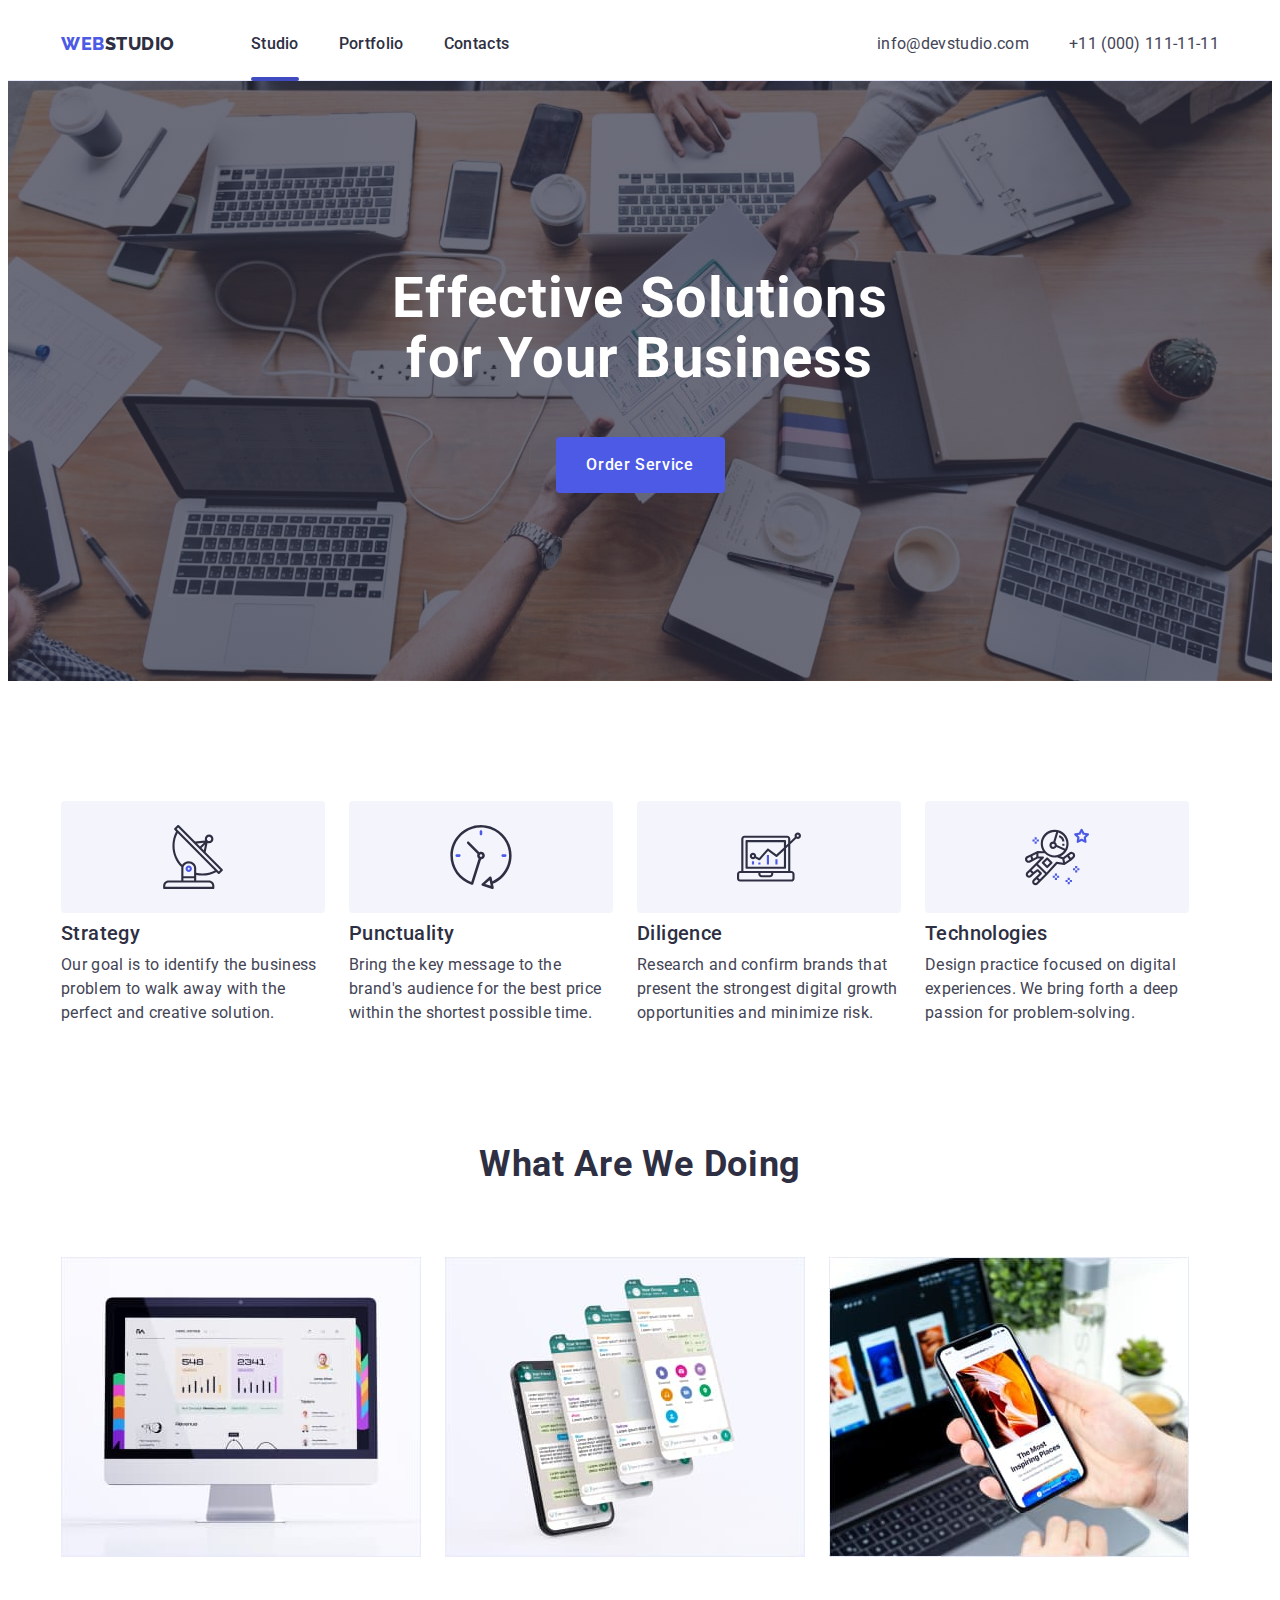
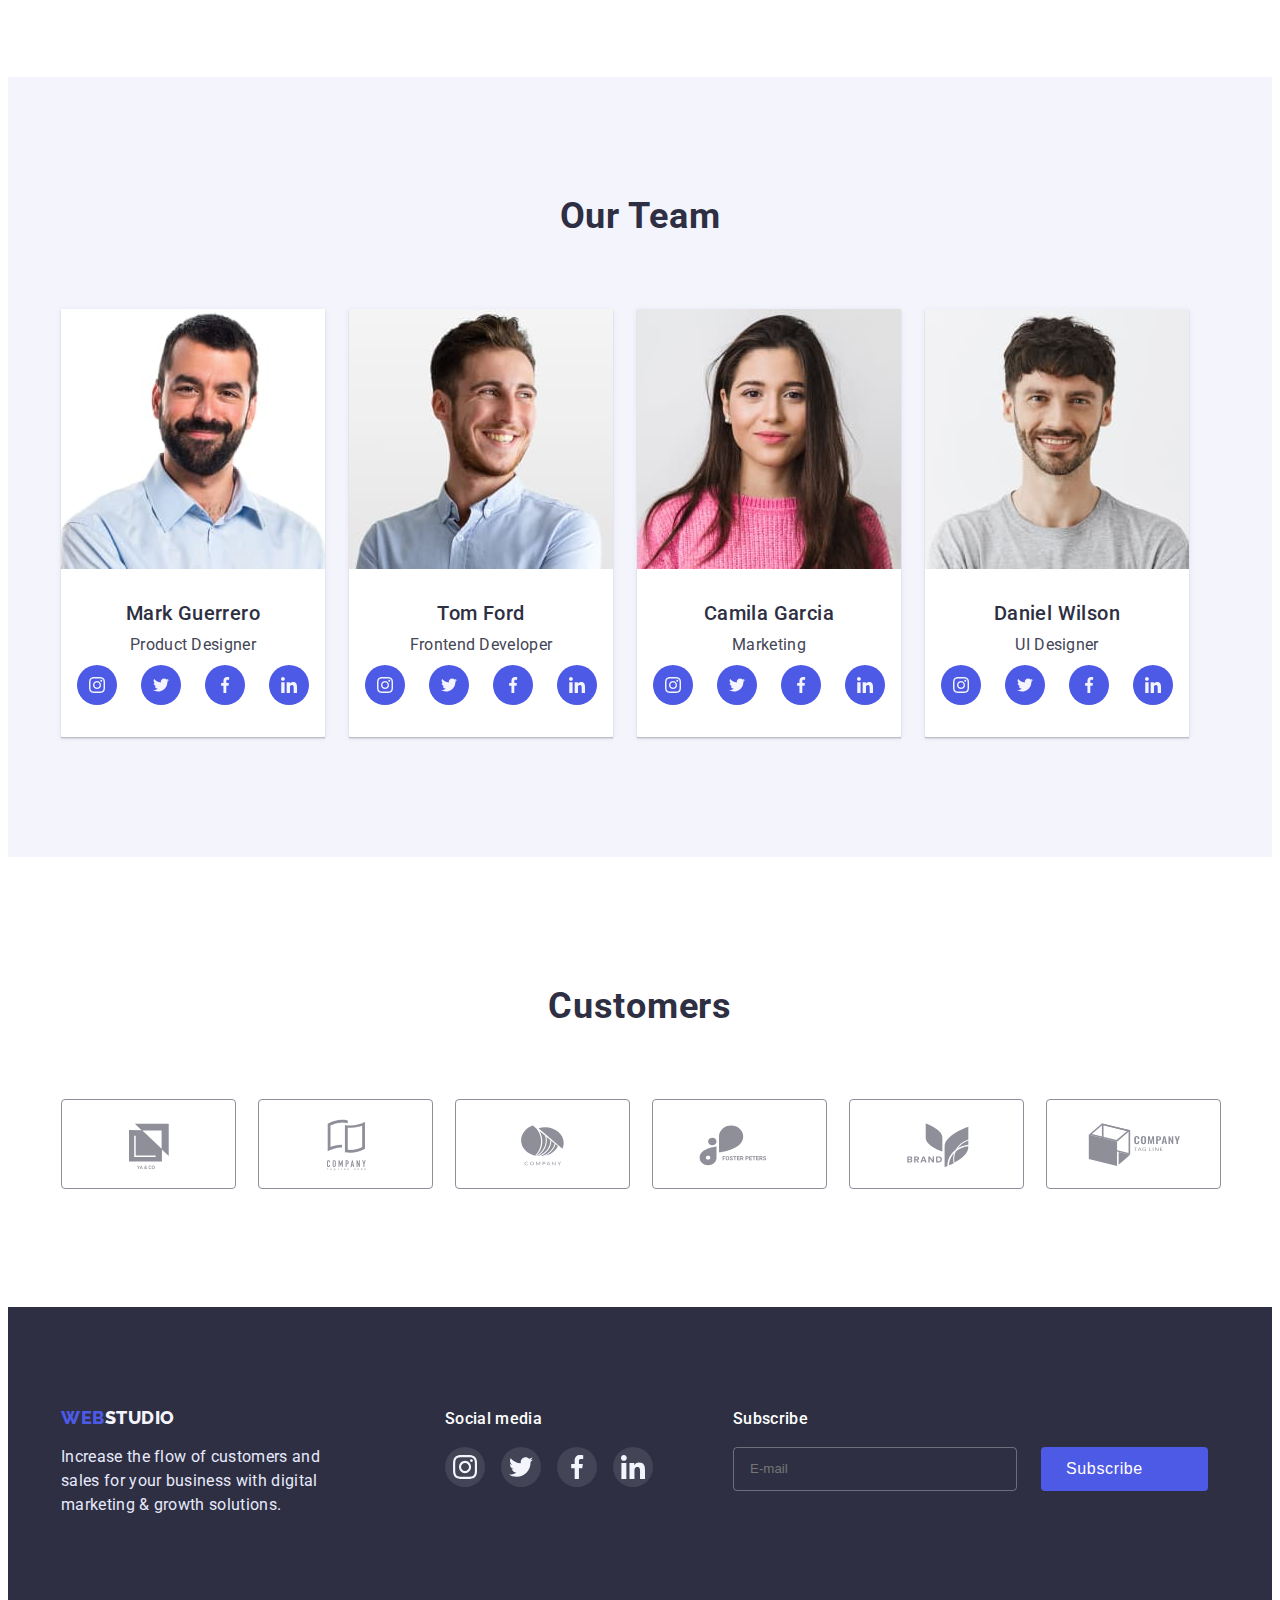
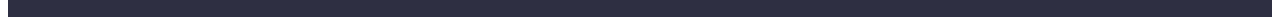
<file: index.html>
<!DOCTYPE html>
<html lang="en">
    <head>
        <meta charset="UTF-8">
        <meta http-equiv="X-UA-Compatible" content="IE=edge">
        <meta name="viewport" content="width=device-width, initial-scale=1.0">
        <title>WebStudio</title>
        <link rel="preconnect" href="https://fonts.googleapis.com">
        <link rel="preconnect" href="https://fonts.gstatic.com" crossorigin>
        <link href="https://fonts.googleapis.com/css2?family=Raleway:wght@800&family=Roboto:wght@400;500;700;900&display=swap" rel="stylesheet">
        <link rel="stylesheet" href="https://cdnjs.cloudflare.com/ajax/libs/modern-normalize/1.1.0/modern-normalize.min.css" integrity="sha512-wpPYUAdjBVSE4KJnH1VR1HeZfpl1ub8YT/NKx4PuQ5NmX2tKuGu6U/JRp5y+Y8XG2tV+wKQpNHVUX03MfMFn9Q==" crossorigin="anonymous" referrerpolicy="no-referrer" />
        <link rel="stylesheet" href="./css/styles.css">
    </head>
    <body>
        <header class="header">
            <div class="container header-container">
                <nav class="header-navigation">
                    <a href="./index.html" class="logo-dark link"><span class="accent">WEB</span>STUDIO</a>
                    <ul class="header-list list">
                        <li class="header-item"><a href="./index.html" class="header-link link current">Studio</a></li>
                        <li class="header-item"><a href="./portfolio.html" class="header-link link">Portfolio</a></li>
                        <li class="header-item"><a href="" class="header-link link">Contacts</a></li>
                    </ul>
                </nav>
                <address class="address">
                    <ul class="address-list list">
                        <li class="address-item"><a href="mailto:info@devstudio.com" class="address-link link">info@devstudio.com</a></li>
                        <li class="address-item"><a href="tel:+110001111111" class="address-link link">+11 (000) 111-11-11</a></li>
                    </ul>
                </address>
            </div>
        </header>
        <main>
            <section class="hero">
                <div class="container hero-container">
                    <h1 class="hero-title">Effective Solutions for Your Business</h1>
                    <button class="hero-btn" data-modal-open type="button">Order Service</button>
                </div>
            </section>
            <section class="peculiarities">
                <div class="container peculiarities-container">
                    <h2 class="visually-hidden">Peculiarities</h2>
                    <ul class="peculiarities-list list">
                        <li class="peculiarities-item">
                            <div class="peculiarities-wrap">
                                <svg class="peculiarities-icon" width="64" height="64">
                                    <use href="./images/symbol-defs.svg#icon-antenna"></use>
                                </svg>
                            </div>
                            <h3 class="peculiarities-subtitle">Strategy</h3>
                            <p class="peculiarities-text">Our goal is to identify the business 
                        problem to walk away with the 
                        perfect and creative solution.</p>
                        </li>
                        <li class="peculiarities-item">
                            <div class="peculiarities-wrap">
                                <svg class="peculiarities-icon" width="64" height="64">
                                    <use href="./images/symbol-defs.svg#icon-clock"></use>
                                </svg>
                            </div>
                            <h3 class="peculiarities-subtitle">Punctuality</h3>
                            <p class="peculiarities-text">Bring the key message to the brand's audience for the best price within the shortest possible time.</p>
                        </li>
                        <li class="peculiarities-item">
                            <div class="peculiarities-wrap">
                                <svg class="peculiarities-icon" width="64" height="64">
                                    <use href="./images/symbol-defs.svg#icon-diagram"></use>
                                </svg>
                            </div>
                            <h3 class="peculiarities-subtitle">Diligence</h3>
                            <p class="peculiarities-text">Research and confirm brands that present the strongest digital growth opportunities and minimize risk.</p>
                        </li>
                        <li class="peculiarities-item">
                            <div class="peculiarities-wrap">
                                <svg class="peculiarities-icon" width="64" height="64">
                                    <use href="./images/symbol-defs.svg#icon-astronaut"></use>
                                </svg>
                            </div>
                            <h3 class="peculiarities-subtitle">Technologies</h3>
                            <p class="peculiarities-text">Design practice focused on digital experiences. We bring forth a deep passion for problem-solving.</p>
                        </li>
                    </ul>
                </div>
            </section>
            <section class="services">
                <div class="container services-container">
                    <h2 class="services-title">What Are We Doing</h2>
                    <ul class="services-list list">
                        <li class="services-item"><img src="./images/Rectangle-71-1.jpg" alt="computer" width="360" /></li>
                        <li class="services-item"><img src="./images/Rectangle-71-2.jpg" alt="phone" width="360" /></li>
                        <li class="services-item"><img src="./images/Rectangle-71-3.jpg" alt="computer and phone" width="360" /></li>
                    </ul>
                </div>
            </section>
            <section class="team">
                <div class="container team-container">
                    <h2 class="team-title">Our Team</h2>
                    <ul class="team-list list">
                        <li class="team-item">
                            <img src="./images/img-1.jpg" alt="Photo of Product Designer" width="264" />
                            <div class="team-content">
                                <h3 class="team-subtitle">Mark Guerrero</h3>
                                <p class="team-text">Product Designer</p>
                                <ul class="team-soc-list list">
                                    <li class="team-soc-item">
                                        <a class="team-soc-link link" href="">
                                            <svg class="team-soc-icon" width="16" height="16">
                                                <use href="./images/symbol-defs.svg#icon-instagram"></use>
                                            </svg>
                                        </a>
                                    </li>
                                    <li class="team-soc-item">
                                        <a class="team-soc-link link" href="">
                                        <svg class="team-soc-icon" width="16" height="16">
                                            <use href="./images/symbol-defs.svg#icon-twitter"></use>
                                        </svg>
                                        </a>
                                    </li>
                                    <li class="team-soc-item">
                                        <a class="team-soc-link link" href="">
                                        <svg class="team-soc-icon" width="16" height="16">
                                            <use href="./images/symbol-defs.svg#icon-facebook"></use>
                                        </svg>
                                        </a>
                                    </li>
                                    <li class="team-soc-item">
                                        <a class="team-soc-link link" href="">
                                        <svg class="team-soc-icon" width="16" height="16">
                                            <use href="./images/symbol-defs.svg#icon-linkedin"></use>
                                        </svg>
                                        </a>
                                    </li>
                                </ul>
                            </div>
                        </li>
                        <li class="team-item">
                            <img src="./images/img-2.jpg" alt="Photo of Frontend Developer" width="264" />
                            <div class="team-content">
                                <h3 class="team-subtitle">Tom Ford</h3>
                                <p class="team-text">Frontend Developer</p>
                                <ul class="team-soc-list list">
                                    <li class="team-soc-item">
                                        <a class="team-soc-link link" href="">
                                            <svg class="team-soc-icon" width="16" height="16">
                                                <use href="./images/symbol-defs.svg#icon-instagram"></use>
                                            </svg>
                                        </a>
                                    </li>
                                    <li class="team-soc-item">
                                        <a class="team-soc-link link" href="">
                                        <svg class="team-soc-icon" width="16" height="16">
                                            <use href="./images/symbol-defs.svg#icon-twitter"></use>
                                        </svg>
                                        </a>
                                    </li>
                                    <li class="team-soc-item">
                                        <a class="team-soc-link link" href="">
                                        <svg class="team-soc-icon" width="16" height="16">
                                            <use href="./images/symbol-defs.svg#icon-facebook"></use>
                                        </svg>
                                        </a>
                                    </li>
                                    <li class="team-soc-item">
                                        <a class="team-soc-link link" href="">
                                        <svg class="team-soc-icon" width="16" height="16">
                                            <use href="./images/symbol-defs.svg#icon-linkedin"></use>
                                        </svg>
                                        </a>
                                    </li>
                                </ul>
                            </div>
                        </li>
                        <li class="team-item">
                            <img src="./images/img-3.jpg" alt="Photo of Marketing" width="264" />
                            <div class="team-content">
                                <h3 class="team-subtitle">Camila Garcia</h3>
                                <p class="team-text">Marketing</p>
                                <ul class="team-soc-list list">
                                    <li class="team-soc-item">
                                        <a class="team-soc-link link" href="">
                                            <svg class="team-soc-icon" width="16" height="16">
                                                <use href="./images/symbol-defs.svg#icon-instagram"></use>
                                            </svg>
                                        </a>
                                    </li>
                                    <li class="team-soc-item">
                                        <a class="team-soc-link link" href="">
                                        <svg class="team-soc-icon" width="16" height="16">
                                            <use href="./images/symbol-defs.svg#icon-twitter"></use>
                                        </svg>
                                        </a>
                                    </li>
                                    <li class="team-soc-item">
                                        <a class="team-soc-link link" href="">
                                        <svg class="team-soc-icon" width="16" height="16">
                                            <use href="./images/symbol-defs.svg#icon-facebook"></use>
                                        </svg>
                                        </a>
                                    </li>
                                    <li class="team-soc-item">
                                        <a class="team-soc-link link" href="">
                                        <svg class="team-soc-icon" width="16" height="16">
                                            <use href="./images/symbol-defs.svg#icon-linkedin"></use>
                                        </svg>
                                        </a>
                                    </li>
                                </ul>
                            </div>
                        </li>
                        <li class="team-item">
                            <img src="./images/img-4.jpg" alt="Photo of UI Designer" width="264" />
                            <div class="team-content">
                                <h3 class="team-subtitle">Daniel Wilson</h3>
                                <p class="team-text">UI Designer</p>
                                <ul class="team-soc-list list">
                                    <li class="team-soc-item">
                                        <a class="team-soc-link link" href="">
                                            <svg class="team-soc-icon" width="16" height="16">
                                                <use href="./images/symbol-defs.svg#icon-instagram"></use>
                                            </svg>
                                        </a>
                                    </li>
                                    <li class="team-soc-item">
                                        <a class="team-soc-link link" href="">
                                        <svg class="team-soc-icon" width="16" height="16">
                                            <use href="./images/symbol-defs.svg#icon-twitter"></use>
                                        </svg>
                                        </a>
                                    </li>
                                    <li class="team-soc-item">
                                        <a class="team-soc-link link" href="">
                                        <svg class="team-soc-icon" width="16" height="16">
                                            <use href="./images/symbol-defs.svg#icon-facebook"></use>
                                        </svg>
                                        </a>
                                    </li>
                                    <li class="team-soc-item">
                                        <a class="team-soc-link link" href="">
                                        <svg class="team-soc-icon" width="16" height="16">
                                            <use href="./images/symbol-defs.svg#icon-linkedin"></use>
                                        </svg>
                                        </a>
                                    </li>
                                </ul>
                            </div>
                        </li>
                    </ul>
                </div>    
            </section>
            <section class="customers">
                <div class="container customers-container">
                    <h2 class="customers-title">Customers</h2>
                    <ul class="customers-list list">
                        <li class="customers-item">
                            <a href="" class="customers-link link">
                                <svg class="customers-logo" width="100" height="100">
                                    <use href="./images/symbol-defs.svg#icon-logo-6"></use>
                                </svg>
                            </a>
                        </li>
                        <li class="customers-item">
                            <a href="" class="customers-link link">
                                <svg class="customers-logo" width="100" height="100">
                                    <use href="./images/symbol-defs.svg#icon-logo-1"></use>
                                </svg>
                            </a>
                        </li>
                        <li class="customers-item">
                            <a href="" class="customers-link link">
                                <svg class="customers-logo" width="100" height="100">
                                    <use href="./images/symbol-defs.svg#icon-logo-2"></use>
                                </svg>
                            </a>
                        </li>
                        <li class="customers-item">
                            <a href="" class="customers-link link">
                                <svg class="customers-logo" width="100" height="100">
                                    <use href="./images/symbol-defs.svg#icon-logo-3"></use>
                                </svg>
                            </a>
                        </li>
                        <li class="customers-item">
                            <a href="" class="customers-link link">
                                <svg class="customers-logo" width="100" height="100">
                                    <use href="./images/symbol-defs.svg#icon-logo-4"></use>
                                </svg>
                            </a>
                        </li>
                        <li class="customers-item">
                            <a href="" class="customers-link link">
                                <svg class="customers-logo" width="100" height="100">
                                    <use href="./images/symbol-defs.svg#icon-logo-5"></use>
                                </svg>
                            </a>
                        </li>
                    </ul>
                </div c>
            </section>
        </main>
        <footer class="footer">
            <div class="container footer-container">
                <div class="footer-logo-wrap">
                    <a href="./index.html" class="footer-logo link"><span class="footer-accent">WEB</span>STUDIO</a>
                    <p class="footer-text">Increase the flow of customers and sales for your business with digital marketing & growth solutions.</p>
                </div>
                <div class="footer-soc">
                    <h3 class="footer-subtitle">Social media</h3>
                    <ul class="footer-soc-list list">
                        <li class="footer-soc-item">
                            <a class="footer-soc-link link" href="">
                                <svg class="footer-soc-icon" width="24" height="24">
                                    <use href="./images/symbol-defs.svg#icon-instagram"></use>
                                </svg>
                            </a>
                        </li>
                        <li class="footer-soc-item">
                            <a class="footer-soc-link link" href="">
                            <svg class="footer-soc-icon" width="24" height="24">
                                <use href="./images/symbol-defs.svg#icon-twitter"></use>
                            </svg>
                            </a>
                        </li>
                        <li class="footer-soc-item">
                            <a class="footer-soc-link link" href="">
                            <svg class="footer-soc-icon" width="24" height="24">
                                <use href="./images/symbol-defs.svg#icon-facebook"></use>
                            </svg>
                            </a>
                        </li>
                        <li class="footer-soc-item">
                            <a class="footer-soc-link link" href="">
                            <svg class="team-soc-icon" width="24" height="24">
                                <use href="./images/symbol-defs.svg#icon-linkedin"></use>
                            </svg>
                            </a>
                        </li>
                    </ul>
                </div>
                <div class="subscribe">
                    <p class="subscribe-title">Subscribe</p>
                    <form class="subscribe-form">
                        <label for="subscribe-email"></label>
                            <input type="email" class="subscribe-input" name="subscribe-email" placeholder="E-mail">
                        <button class="subscribe-btn" type="submit">Subscribe
                            <svg class="send-icon" width="24" height="24">
                                <use href="./images/symbol-defs.svg#icon-send"></use>
                            </svg>
                        </button>
                    </form>
                </div>
            </div>
        </footer>
        <div class="backdrop is-hidden" data-modal>
            <div class="modal">
                <button class="modal-close" data-modal-close type="button">
                    <svg class="modal-close-icon" width="8" height="8">
                        <use href="./images/symbol-defs.svg#icon-close-black"></use>
                    </svg>
                </button>
                <p class="modal-title">Leave your contacts and we will call you back</p>
                <form class="modal-form">
                    <div class="modal-field">
                    <label for="user-name" class="modal-input-text">Name</label>
                        <div class="input-wrap">
                            <input class="modal-input" name="user-name" type="text" placeholder="" required>
                            <svg class="modal-input-icon" width="18" height="18">
                                <use href="./images/symbol-defs.svg#icon-person-black"></use>
                            </svg>
                        </div>
                    </div>
                    <div class="modal-field">
                    <label for="user-phone" class="modal-input-text">Phone</label>
                        <div class="input-wrap">
                            <input class="modal-input" name="user-phone" id="user-phone" type="tel" placeholder="" required>
                            <svg class="modal-input-icon" width="18" height="24">
                                <use href="./images/symbol-defs.svg#icon-phone-black"></use>
                            </svg>
                        </div>
                    </div>
                    <div class="modal-field">
                        <label for="user-email" class="modal-input-text">Email</label>
                        <div class="input-wrap">
                            <input class="modal-input" name="user-email" id="user-email" type="email" placeholder="">
                            <svg class="modal-input-icon" width="18" height="24">
                                <use href="./images/symbol-defs.svg#icon-email-black"></use>
                            </svg>
                        </div>
                    </div>
                    <div class="modal-field">
                        <label for="user-text" class="modal-input-text">Comment</label>
                        <textarea name="user-text" id="user-text" class="modal-comment" placeholder="Text input" ></textarea>
                    </div>
                    <div class="modal-field">
                        <input type="checkbox" id="policy" name="policy" value="true" class="modal-check visually-hidden" required>
                        <label for="policy" class="check-text">I accept the terms and conditions of the 
                                <a href="" class="modal-link">Privacy Policy</a>
                        </label>
                    </div>
                    <button class="modal-btn" type="submit">Send</button>
                </form>
            </div>
        </div>
        <script src="./js/modal.js"></script>
    </body>
</html>
</file>
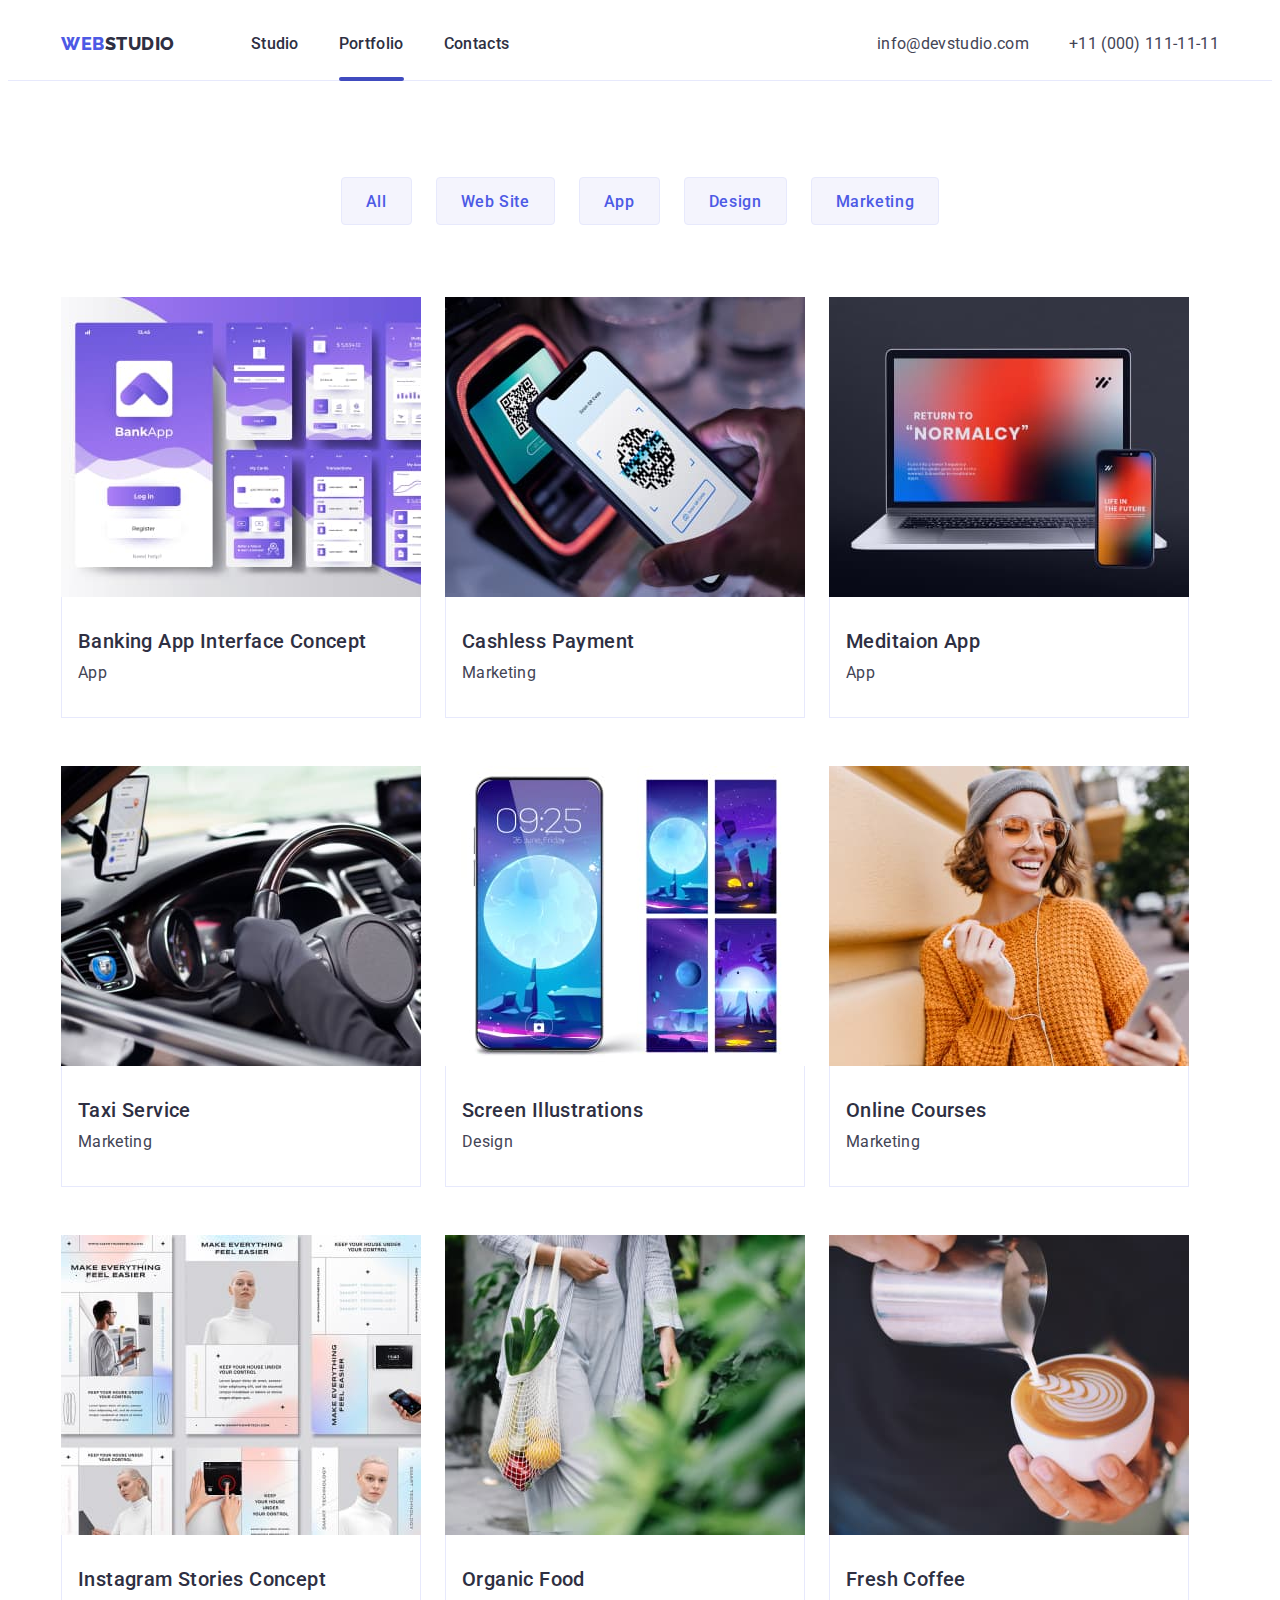
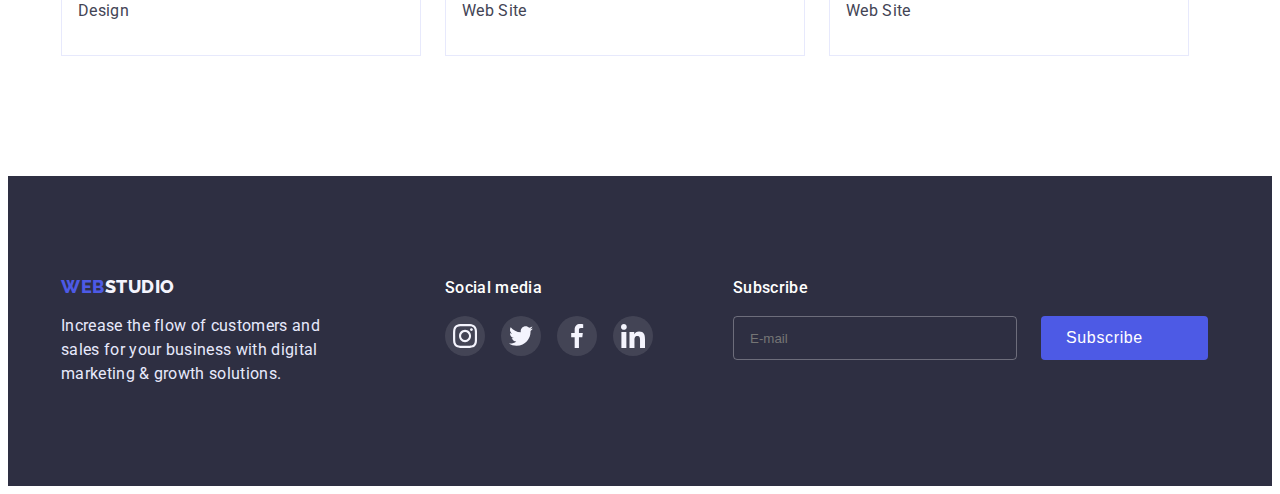
<file: portfolio.html>
<!DOCTYPE html>
<html lang="en">
    <head>
        <meta charset="UTF-8">
        <meta http-equiv="X-UA-Compatible" content="IE=edge">
        <meta name="viewport" content="width=device-width, initial-scale=1.0">
        <title>Portfolio</title>
        <link rel="preconnect" href="https://fonts.googleapis.com">
        <link rel="preconnect" href="https://fonts.gstatic.com" crossorigin>
        <link href="https://fonts.googleapis.com/css2?family=Raleway:wght@800&family=Roboto:wght@400;500;700;900&display=swap" rel="stylesheet">
        <link rel="stylesheet" href="https://cdnjs.cloudflare.com/ajax/libs/modern-normalize/1.1.0/modern-normalize.min.css" integrity="sha512-wpPYUAdjBVSE4KJnH1VR1HeZfpl1ub8YT/NKx4PuQ5NmX2tKuGu6U/JRp5y+Y8XG2tV+wKQpNHVUX03MfMFn9Q==" crossorigin="anonymous" referrerpolicy="no-referrer" />
        <link rel="stylesheet" href="./css/styles.css">
    </head>
    <body>
        <header class="header">
            <div class="container header-container">
                <nav class="header-navigation">
                    <a href="./index.html" class="logo-dark link"><span class="accent">WEB</span>STUDIO</a>
                    <ul class="header-list list">
                        <li class="header-item"><a href="./index.html" class="header-link link">Studio</a></li>
                        <li class="header-item"><a href="./portfolio.html" class="header-link link current">Portfolio</a></li>
                        <li class="header-item"><a href="" class="header-link link">Contacts</a></li>
                    </ul>
                </nav>
                <address class="address">
                    <ul class="address-list list">
                        <li class="address-item"><a href="mailto:info@devstudio.com" class="address-link link">info@devstudio.com</a></li>
                        <li class="address-item"><a href="tel:+110001111111" class="address-link link">+11 (000) 111-11-11</a></li>
                    </ul>
                </address>
            </div>
        </header>
        <main>
            <section class="portfolio">
                <div class="container portfolio-container">
                    <h1 class="visually-hidden">Buttons menu</h1>
                    <ul class="filter-list list">
                        <li class="filter-item">
                            <button class="filter-btn" type="button">All</button>
                        </li>
                        <li class="filter-item">
                            <button class="filter-btn" type="button">Web Site</button>
                        </li>
                        <li>
                            <button class="filter-btn" type="button">App</button>
                        </li>
                        <li class="filter-item">
                            <button class="filter-btn" type="button">Design</button>
                        </li>
                        <li class="filter-item">
                            <button class="filter-btn" type="button">Marketing</button>
                        </li>
                    </ul>
                    <h2 class="visually-hidden">Portfolio</h2>
                    <ul class="portfolio-list list">
                        <li class="portfolio-item">
                            <a href="" class="portfolio-link link">
                            <div class="portfolio-top-wrap">
                                <img src="./images/portfolio-1.jpg" alt="Photo of Banking App" width="360" />
                                <p class="portfolio-top-text">14 Stylish and User-Friendly App Design Concepts · Task Manager App · Calorie Tracker App · Exotic Fruit Ecommerce App · Cloud Storage App</p>
                            </div>
                            <div class="portfolio-content">
                                <h3 class="portfolio-subtitle">Banking App Interface Concept</h3>
                                <p class="portfolio-text">App</p>
                            </div>
                            </a>
                        </li>
                        <li class="portfolio-item">
                            <a href="" class="portfolio-link link">
                            <div class="portfolio-top-wrap">
                                <img src="./images/portfolio-2.jpg" alt="Photo of Product Designer" width="360" />
                                <p class="portfolio-top-text">14 Stylish and User-Friendly App Design Concepts · Task Manager App · Calorie Tracker App · Exotic Fruit Ecommerce App · Cloud Storage App</p>
                            </div>
                            <div class="portfolio-content">
                                <h3 class="portfolio-subtitle">Cashless Payment</h3>
                                <p class="portfolio-text">Marketing</p>
                            </div>
                            </a>
                        </li>
                        <li class="portfolio-item">
                            <a href="" class="portfolio-link link">
                            <div class="portfolio-top-wrap">
                                <img src="./images/portfolio-3.jpg" alt="Photo of Meditaion App" width="360" />
                                <p class="portfolio-top-text">14 Stylish and User-Friendly App Design Concepts · Task Manager App · Calorie Tracker App · Exotic Fruit Ecommerce App · Cloud Storage App</p>
                            </div>
                            <div class="portfolio-content">
                                <h3 class="portfolio-subtitle">Meditaion App</h3>
                                <p class="portfolio-text">App</p>
                            </div>
                            </a>
                        </li>
                        <li class="portfolio-item">
                            <a href="" class="portfolio-link link">
                            <div class="portfolio-top-wrap">
                                <img src="./images/portfolio-4.jpg" alt="Photo of Taxi Service" width="360" />
                                <p class="portfolio-top-text">14 Stylish and User-Friendly App Design Concepts · Task Manager App · Calorie Tracker App · Exotic Fruit Ecommerce App · Cloud Storage App</p>
                            </div>
                            <div class="portfolio-content">
                                <h3 class="portfolio-subtitle">Taxi Service</h3>
                                <p class="portfolio-text">Marketing</p>
                            </div>
                            </a>
                        </li>
                        <li class="portfolio-item">
                            <a href="" class="portfolio-link link">
                            <div class="portfolio-top-wrap">
                                <img src="./images/portfolio-5.jpg" alt="Photo of Screen Illustrations" width="360" />
                                <p class="portfolio-top-text">14 Stylish and User-Friendly App Design Concepts · Task Manager App · Calorie Tracker App · Exotic Fruit Ecommerce App · Cloud Storage App</p>
                            </div>
                            <div class="portfolio-content">
                                <h3 class="portfolio-subtitle">Screen Illustrations</h3>
                                <p class="portfolio-text">Design</p>
                            </div>
                            </a>
                        </li>
                        <li class="portfolio-item">
                            <a href="" class="portfolio-link link">
                            <div class="portfolio-top-wrap">
                                <img src="./images/portfolio-6.jpg" alt="Photo of student" width="360" />
                                <p class="portfolio-top-text">14 Stylish and User-Friendly App Design Concepts · Task Manager App · Calorie Tracker App · Exotic Fruit Ecommerce App · Cloud Storage App</p>
                            </div>
                            <div class="portfolio-content">
                                <h3 class="portfolio-subtitle">Online Courses</h3>
                                <p class="portfolio-text">Marketing</p>
                            </div>
                            </a>
                        </li>
                        <li class="portfolio-item">
                            <a href="" class="portfolio-link link">
                            <div class="portfolio-top-wrap">
                                <img src="./images/portfolio-7.jpg" alt="Photo of Instagram Stories Concept" width="360" />
                                <p class="portfolio-top-text">14 Stylish and User-Friendly App Design Concepts · Task Manager App · Calorie Tracker App · Exotic Fruit Ecommerce App · Cloud Storage App</p>
                            </div>
                            <div class="portfolio-content">
                                <h3 class="portfolio-subtitle">Instagram Stories Concept</h3>
                                <p class="portfolio-text">Design</p>
                            </div>
                            </a>
                        </li>
                        <li class="portfolio-item">
                            <a href="" class="portfolio-link link">
                            <div class="portfolio-top-wrap">
                                <img src="./images/portfolio-8.jpg" alt="Photo of Organic Food" width="360" />
                                <p class="portfolio-top-text">14 Stylish and User-Friendly App Design Concepts · Task Manager App · Calorie Tracker App · Exotic Fruit Ecommerce App · Cloud Storage App</p>
                            </div>
                            <div class="portfolio-content">
                                <h3 class="portfolio-subtitle">Organic Food</h3>
                                <p class="portfolio-text">Web Site</p>
                            </div>
                            </a>
                        </li>
                        <li class="portfolio-item">
                            <a href="" class="portfolio-link link">
                            <div class="portfolio-top-wrap">
                                <img src="./images/portfolio-9.jpg" alt="Photo of Fresh Coffee" width="360" />
                                <p class="portfolio-top-text">14 Stylish and User-Friendly App Design Concepts · Task Manager App · Calorie Tracker App · Exotic Fruit Ecommerce App · Cloud Storage App</p>
                            </div>
                            <div class="portfolio-content">
                                <h3 class="portfolio-subtitle">Fresh Coffee</h3>
                                <p class="portfolio-text">Web Site</p>
                            </div>
                            </a>
                        </li>
                    </ul>
                </div>
            </section>
        </main>
        <footer class="footer">
            <div class="container footer-container">
                <div class="footer-logo-wrap">
                    <a href="./index.html" class="footer-logo link"><span class="footer-accent">WEB</span>STUDIO</a>
                    <p class="footer-text">Increase the flow of customers and sales for your business with digital marketing & growth solutions.</p>
                </div>
                <div class="footer-soc">
                    <h3 class="footer-subtitle">Social media</h3>
                    <ul class="footer-soc-list list">
                        <li class="footer-soc-item">
                            <a class="footer-soc-link link" href="">
                                <svg class="footer-soc-icon" width="24" height="24">
                                    <use href="./images/symbol-defs.svg#icon-instagram"></use>
                                </svg>
                            </a>
                        </li>
                        <li class="footer-soc-item">
                            <a class="footer-soc-link link" href="">
                            <svg class="footer-soc-icon" width="24" height="24">
                                <use href="./images/symbol-defs.svg#icon-twitter"></use>
                            </svg>
                            </a>
                        </li>
                        <li class="footer-soc-item">
                            <a class="footer-soc-link link" href="">
                            <svg class="footer-soc-icon" width="24" height="24">
                                <use href="./images/symbol-defs.svg#icon-facebook"></use>
                            </svg>
                            </a>
                        </li>
                        <li class="footer-soc-item">
                            <a class="footer-soc-link link" href="">
                            <svg class="team-soc-icon" width="24" height="24">
                                <use href="./images/symbol-defs.svg#icon-linkedin"></use>
                            </svg>
                            </a>
                        </li>
                    </ul>
                </div>
                <div class="subscribe">
                    <p class="subscribe-title">Subscribe</p>
                    <form class="subscribe-form">
                        <label for="subscribe-email"></label>
                            <input type="email" class="subscribe-input" name="subscribe-email" placeholder="E-mail">
                        <button class="subscribe-btn" type="submit">Subscribe
                            <svg class="send-icon" width="24" height="24">
                                <use href="./images/symbol-defs.svg#icon-send"></use>
                            </svg>
                        </button>
                    </form>
                </div>
            </div>
        </footer>
    </body>
</html>
</file>
<file: css/styles.css>
:root {
    --main-title-color: #FFFFFF;
    --second-title-color: #2E2F42;
    --main-btn-color: #4D5AE5;
    --second-btn-color: #FFFFFF;
    --main-logo-color: #2E2F42;
    --second-logo-color: #F4F4FD;
    --accent-color: #4D5AE5;
    --hover-color: #404BBF;
    --background-color: #F4F4FD;
    --main-subtitle-color: #2E2F42;
    --main-text-color: #434455;
    --footer-text-color: #E7E9FC;
}

body {
    font-family: 'roboto', sans-serif;
    color:#2E2F42;
    background-color: #FFFFFF
}

h1, h2, h3, h4, h5, p {
    margin: 0;
}

ul {
    margin: 0;
    padding-left: 0;
}

button {
    cursor: pointer;
}

img {
    display: block;
    max-width: 100%;
    height: auto;
}

.list {
    list-style: none;
}

.link {
    text-decoration: none;
}

.container {
    max-width: 1158px;
    padding: 0 15px;
    margin: 0 auto;
}

.visually-hidden {
    position: absolute;
    white-space: nowrap;
    width: 1px;
    height: 1px;
    overflow: hidden;
    border: 0;
    padding: 0;
    clip: rect(0 0 0 0);
    clip-path: inset(50%);
    margin: -1px;
}

/*-----HEADER------ */

.header {
    padding: 0;
    border-bottom: 1px solid #E7E9FC;
}

.header-navigation {
    display: flex;
    align-items: center;
    margin-right: auto;
}

.header-container {
    display: flex;
    align-items: center;
}

.logo-dark {
    padding-top: 24px;
    padding-bottom: 24px;
    font-family: 'Raleway', sans-serif;
    font-weight: 800;
    font-size: 18px;
    line-height: 1.33;
    letter-spacing: 0.03em;
    text-transform: uppercase;
    color: var(--main-logo-color);
    margin-right: 76px;
}

.logo-dark:hover,
.logo-dark:focus {
    color: var(--hover-color);
}

.accent {
    font-family: 'Raleway', sans-serif;
    font-weight: 800;
    font-size: 18px;
    line-height: 1.33;
    letter-spacing: 0.03em;
    color: var(--accent-color);
}

.header-list {
    display: flex;
    gap: 40px;
}

.header-item {
}

.header-link {
    padding-top: 24px;
    padding-bottom: 24px;
    font-weight: 500;
    font-size: 16px;
    line-height: 1.5;
    letter-spacing: 0.02em;
    color: var(--main-subtitle-color);
    display: inline;
    display: block;
    transition: color 250ms cubic-bezier(0.4, 0, 0.2, 1);
}

.header-link:hover,
.header-link:focus {
    color: var(--hover-color);
}

.current {
    position: relative;
}

.current::after {
    content: " ";
    position: absolute;
    left: 0;
    bottom: -1px;
    width: 100%;
    height: 4px;
    border-radius: 2px;
    background-color: #404BBF;
}

.address {}

.address-list {
    display: flex;
    gap: 40px;
}

.address-link {
    padding-top: 24px;
    padding-bottom: 24px;
    font-style: normal;
    font-size: 16px;
    line-height: 1.5;
    letter-spacing: 0.02em;
    color: var(--main-text-color);
    display: inline;
    display: block;
    transition: color 250ms cubic-bezier(0.4, 0, 0.2, 1);
}

.address-link:hover,
.address-link:focus {
    color: var(--hover-color);
}

/*-----HERO------ */

.hero {
    max-width: 1440px;
    margin: 0 auto;
    padding-top: 188px;
    padding-bottom: 188px;
    background-image: linear-gradient(rgba(46, 47, 66, 0.7), rgba(46, 47, 66, 0.7)), url(../images/people-office.jpg);
    background-repeat: no-repeat;
    background-position: center;
    background-size: cover;
}

.hero-container {
    text-align: center;
}

.hero-title {
    font-size: 56px;
    line-height: 1.07;
    letter-spacing: 0.02em;
    color: var(--main-title-color);
    width: 507px;
    margin: 0 auto 48px;
}

.hero-btn {
    min-width: 169px;
    height: 56px;
    font-family: inherit;
    font-weight: 500;
    font-size: 16px;
    line-height: 1.5;
    letter-spacing: 0.04em;
    cursor: pointer;
    color: var(--second-btn-color);
    background-color: var(--accent-color);
    border-radius: 4px;
    border: 1px solid transparent;
    display: block;
    margin: 0 auto;
    transition: background-color 250ms cubic-bezier(0.4, 0, 0.2, 1);
}

.hero-btn:hover,
.hero-btn:focus {
    background-color:var(--hover-color);
}

/*-----PECULIARITIES------ */

.peculiarities {
    padding-top: 120px;
    padding-bottom: 120px;
}

.peculiarities-container {
    display: flex;
}

.peculiarities-list {
    display: flex;
    gap: 24px;
}

.peculiarities-item {
    width: calc((100%-72px)4);
}

.peculiarities-wrap {
    padding-top: 24px;
    padding-bottom: 24px;
    background: #F4F4FD;
    border-radius: 4px;
    display: flex;
    align-items: center;
    justify-content: center;
    margin-bottom: 8px;
}

.peculiarities-icon {
}

.peculiarities-subtitle {
    font-weight: 500;
    font-size: 20px;
    line-height: 1.2;
    letter-spacing: 0.02em;
    color: var(--main-subtitle-color);
    margin-bottom: 8px;
}

.peculiarities-text {
    font-size: 16px;
    line-height: 1.5;
    letter-spacing: 0.02em;
    color: var(--main-text-color);
    width: 264px;
}

/*-----SERVICES------ */

.services {
    padding-bottom: 120px;
}

.services-container{
    text-align: center;
}

.services-title {
    font-size: 36px;
    line-height: 1.11;
    letter-spacing: 0.02em;
    color: var(--second-title-color);
    margin-bottom: 72px;
}

.services-list {
    display: flex;
    gap: 24px;
}

.services-item {
    width: calc((100%-48px)/3);
}

/*-----TEAM------ */

.team {
    background-color: var(--background-color);
    padding-top: 120px;
    padding-bottom: 120px;
}

.team-container {
    text-align: center;
}

.team-title {
    font-size: 36px;
    line-height: 1.11;
    letter-spacing: 0.02em;
    color: var(--second-title-color);
    margin-bottom: 72px;
}

.team-list {
    display: flex;
    gap: 24px;
}

.team-item {
    width: calc((100%-72px)/4);
    box-shadow: 0px 1px 6px rgba(46, 47, 66, 0.08), 0px 1px 1px rgba(46, 47, 66, 0.16), 0px 2px 1px rgba(46, 47, 66, 0.08);
}

.team-subtitle {
    font-weight: 500;
    font-size: 20px;
    line-height: 1.2;
    letter-spacing: 0.02em;
    color: var(--main-subtitle-color);
    margin-bottom: 8px;
}

.team-text {
    font-size: 16px;
    line-height: 1.5;
    letter-spacing: 0.02em;
    color: var(--main-text-color);
    margin-bottom: 8px;
}

.team-content {
    padding-top: 32px;
    padding-bottom: 32px;
    background: #FFFFFF;
    border-radius: 0px 0px 4px 4px;
}

.team-soc-list {
    display: flex;
    justify-content: center;
    gap: 24px;
}

.team-soc-item {
    width: 40px;
    height: 40px;
}

.team-soc-link {
    width: 100%;
    height: 100%;
    background-color: #4D5AE5;
    display: flex;
    align-items: center;
    justify-content: center;
    border-radius: 50%;
    transition: background-color 250ms cubic-bezier(0.4, 0, 0.2, 1);
}

.team-soc-link:hover,
.team-soc-link:focus {
    background-color: #404BBF;
}

.team-soc-icon {
    fill: #F4F4FD;
}

/*-----customers------ */

.customers {
    padding-top: 130px;
    padding-bottom: 120px;
}

.container {
}

.customers-container {
    text-align: center;
}

.customers-title {
    font-size: 36px;
    line-height: 1.11;
    letter-spacing: 0.02em;
    color: #2E2F42;
    margin-bottom: 72px;
}

.customers-list {
    display: flex;
    gap: 24px;
}

.customers-item {
    width: calc((100% - 120px)/6);
    height: 88px;
}

.customers-link {
    width: 100%;
    height: 100%;
    border: 1px solid #8E8F99;
    border-radius: 4px;
    display: flex;
    align-items: center;
    justify-content: center;
    color: #8E8F99;
    transition: color 250ms cubic-bezier(0.4, 0, 0.2, 1), border-color 250ms cubic-bezier(0.4, 0, 0.2, 1);
}

.customers-logo {
    fill: currentColor;
}

.customers-link:is(:hover, :focus) {
    border-color: #404BBF;
    color: #404BBF;
}

/*-----FOOTER------ */

.footer {
    background-color: var(--main-subtitle-color);
    padding-top: 100px;
    padding-bottom: 100px;
}

.footer-container {
    display: flex;
    align-items: baseline;
}

.footer-logo-wrap {}

.footer-logo {
    font-family: 'Raleway', sans-serif;
    font-weight: 800;
    font-size: 18px;
    line-height: 1.16;
    letter-spacing: 0.03em;
    text-transform: uppercase;
    color: var(--second-logo-color);
    margin-bottom: 16px;
    display: inline;
    display: block;
}

.footer-logo:hover,
.footer-logo:focus {
    color: var(--hover-color);
}

.footer-accent {
    font-family: 'Raleway', sans-serif;
    font-weight: 800;
    font-size: 18px;
    line-height: 1.16;
    letter-spacing: 0.03em;
    color: var(--accent-color);
}

.footer-text {
    font-size: 16px;
    line-height: 1.5;
    letter-spacing: 0.02em;
    color: var(--footer-text-color);
    width: 264px;
}

.footer-soc{
    margin-left: 120px;
}

.footer-subtitle {
    font-weight: 500;
    font-size: 16px;
    line-height: 1.5;
    letter-spacing: 0.02em;
    color: #FFFFFF;
    margin-bottom: 16px;
}

.footer-soc-list {
    display: flex;
    justify-content: center;
    gap: 16px;
}

.footer-soc-item {
    width: 40px;
    height: 40px;
}

.footer-soc-link {
    width: 100%;
    height: 100%;
    background-color: rgba(255, 255, 255, 0.1);;
    display: flex;
    align-items: center;
    justify-content: center;
    border-radius: 50%;
    transition: background-color 250ms cubic-bezier(0.4, 0, 0.2, 1);
}

.footer-soc-link:hover,
.footer-soc-link:focus {
    background-color: #31D0AA;
}

.footer-soc-icon {
    fill: #F4F4FD;
}

.subscribe {
    margin-left: 80px;;
}

.subscribe-title {
    font-weight: 500;
    font-size: 16px;
    line-height: 1.5;
    letter-spacing: 0.02em;
    color: #FFFFFF;
    margin-bottom: 16px;
}

.subscribe-form {
    display: flex;
}

.subscribe-input {
    width: 264px;
    height: 40px;
    background-color: transparent;
    border: 1px solid rgba(255, 255, 255, 0.3);
    border-radius: 4px;
    padding-left: 16px;
    color: #FFFFFF;
}

.subscribe-input:placeholder {
    font-weight: 400;
    font-size: 12px;
    line-height: 2;
    letter-spacing: 0.04em;
    color: rgba(255, 255, 255, 0.6);
}

.subscribe-btn {
    display: flex;
    margin-left: 24px;
    padding-left: 24px;
    padding-right: 24px;
    align-items: center;
    justify-content: space-between;
    background-color: #4D5AE5;
    color: #FFFFFF;
    font-weight: 500;
    font-size: 16px;
    line-height: 1.5;
    letter-spacing: 0.04em;
    border: 1px solid transparent;
    gap: 16px;
    border-radius: 4px;
    transition: background-color 250ms cubic-bezier(0.4, 0, 0.2, 1);
}

.subscribe-btn:hover,
.subscribe-btn:focus {
    background-color:var(--hover-color);
}

.send-icon {
}

/*-----PORTFOLIO------ */

.portfolio {
    padding-top: 96px;
    padding-bottom: 120px;
}

.portfolio-container {
}

.filter-list {
    display: flex;
    margin-bottom: 72px;
    gap: 24px;
    justify-content: center;
}

.filter-item {
}

.filter-btn {
    padding: 12px 24px;
    height: 48px;
    font-family: inherit;
    font-weight: 500;
    font-size: 16px;
    line-height: 1.5;
    letter-spacing: 0.04em;
    cursor: pointer;
    color: var(--main-btn-color);
    border: 1px solid #E7E9FC;
    background-color: #F4F4FD;
    border-radius: 4px;
    display: block;
    margin: 0 auto;
    transition: background-color 250ms cubic-bezier(0.4, 0, 0.2, 1), border-color 250ms cubic-bezier(0.4, 0, 0.2, 1), color 250ms cubic-bezier(0.4, 0, 0.2, 1), box-shadow 250ms cubic-bezier(0.4, 0, 0.2, 1);
}

.filter-btn:hover,
.filter-btn:focus {
    background-color: var(--hover-color);
    border-color: var(--hover-color);
    color: #FFFFFF;
    box-shadow: 0px 3px 1px rgba(0, 0, 0, 0.1), 0px 2px 1px rgba(0, 0, 0, 0.08), 0px 2px 2px rgba(0, 0, 0, 0.12);
}

.portfolio-list {
    display: flex;
    flex-wrap: wrap;
    column-gap: 24px;
    row-gap: 48px;
}

.portfolio-top-wrap {
    position: relative;
    overflow: hidden;
}

.portfolio-item {
}

.portfolio-item:hover .portfolio-top-text{
    transform: translateY(0%);
}

.portfolio-top-text {
    position: absolute;
    top: 0;
    font-size: 16px;
    line-height: 1.5;
    letter-spacing: 0.02em;
    color: #F4F4FD;
    background-color: #4D5AE5;
    padding: 32px;
    height: 100%;
    transform: translateY(100%);
    transition: transform 250ms cubic-bezier(0.4, 0, 0.2, 1);
}

.portfolio-content {
    padding-top: 32px;
    padding-bottom: 32px;
    padding-left: 16px;
    background: #FFFFFF;
    border-bottom: 1px solid #E7E9FC;
    border-left: 1px solid #E7E9FC;
    border-right: 1px solid #E7E9FC;
}

.portfolio-link {
    display: block;
    transition: box-shadow 250ms cubic-bezier(0.4, 0, 0.2, 1);
}

.portfolio-link:hover,
.portfolio-link:focus {
    box-shadow: 0px 1px 6px rgba(46, 47, 66, 0.08), 0px 1px 1px rgba(46, 47, 66, 0.16), 0px 2px 1px rgba(46, 47, 66, 0.08);
}

.portfolio-subtitle {
    font-weight: 500;
    font-size: 20px;
    line-height: 1.2;
    letter-spacing: 0.02em;
    color: var(--main-subtitle-color);
    margin-bottom: 8px;
}

.portfolio-text {
    font-size: 16px;
    line-height: 1.5;
    letter-spacing: 0.02em;
    color: var(--main-text-color);
}

/*-----MODAL------ */

.backdrop {
    position: fixed;
    top: 0;
    width: 100%;
    height: 100%;
    background-color: rgba(46, 47, 66, 0.4);
    opacity: 1;
    transition: opacity 250ms cubic-bezier(0.4, 0, 0.2, 1), visibility 250ms cubic-bezier(0.4, 0, 0.2, 1);
}

.is-hidden {
    opacity: 0;
    visibility: hidden;
    pointer-events: none;
}

.modal {
    position: absolute;
    top: 50%;
    left: 50%;
    transform: translate(-50%, -50%) scale(1);
    width: 408px;
    min-height: 576px;
    background-color: #FCFCFC;
    border-radius: 4px;
    padding: 24px;
    padding-top: 72px;
    margin-top: 13px;
    margin-bottom: 13px;
    box-shadow: 0px 1px 1px rgba(0, 0, 0, 0.14), 0px 1px 3px rgba(0, 0, 0, 0.12), 0px 2px 1px rgba(0, 0, 0, 0.2);
    transition: transform 250ms cubic-bezier(0.4, 0, 0.2, 1), opacity 250ms cubic-bezier(0.4, 0, 0.2, 1);
}


.backdrop.is-hidden .modal {
    opacity: 0;
    transform: translate(-50%, -50%) scale(0,5);
}

.modal-close {
    position: absolute;
    width: 24px;
    height: 24px;
    top: 24px;
    right: 24px;
    border: 1px solid rgba(0, 0, 0, 0.1);
    border-radius: 50%;
    margin-bottom: 24px;
    background-color: #E7E9FC;
    display: flex;
    justify-content: center;
    align-items: center;
    cursor: pointer;
    transition: fill 250ms cubic-bezier(0.4, 0, 0.2, 1), background-color 250ms cubic-bezier(0.4, 0, 0.2, 1);
}

.modal-close:is(:hover, :focus) {
    background-color: #404BBF;
    fill: #FFFFFF;
} 

.modal-close-icon {
}

.modal-title {
    font-weight: 500;
    font-size: 16px;
    line-height: 1.5;
    text-align: center;
    letter-spacing: 0.02em;
    color: #2E2F42;
    margin-bottom: 14px;
}

.modal-input {
    width: 100%;
    height: 40px;
    border: 1px solid rgba(33, 33, 33, 0.2);
    border-radius: 4px;
    padding-left: 38px;
    outline: transparent;
}

.modal-input:focus, .modal-comment:focus {
    border-color: #4D5AE5;
}

.modal-input:focus + .modal-input-icon {
    fill: #4D5AE5;
}

.modal-input-text {
    font-weight: 400;
    font-size: 12px;
    line-height: 1.33;
    letter-spacing: 0.04em;
    color: #8E8F99;
    display: block;
    margin-bottom: 4px;
}

.modal-field {
    position: relative;
    margin-bottom: 8px;
}

.modal-input-icon {
    position: absolute;
    left: 16px;
    top: 50%;
    transform: translateY(-50%);
}

.input-wrap {
    position: relative;
}

.modal-comment {
    width: 100%;
    height: 120px;
    border: 1px solid rgba(33, 33, 33, 0.2);
    border-radius: 4px;
    padding-left: 16px;
    padding-top: 8px;
    outline: transparent;
    resize: none;
}

.modal-comment::placeholder {
    font-weight: 400;
    font-size: 12px;
    line-height: 1.33;
    letter-spacing: 0.04em;
    color: rgba(117, 117, 117, 0.5);
}

.check-text {
    font-weight: 400;
    font-size: 12px;
    line-height: 1.33;
    letter-spacing: 0.04em;
    color: #757575;
    display: flex;
    margin-bottom: 24px;
}

.check-text::before {
    content: "";
    width: 16px;
    height: 16px;
    border: 1.25px solid #2E2F42;
    border-radius: 2px;
    margin-right: 8px;
    transition: background-color 250ms cubic-bezier(0.4, 0, 0.2, 1), border 250ms cubic-bezier(0.4, 0, 0.2, 1), background-image 250ms cubic-bezier(0.4, 0, 0.2, 1), border 250ms cubic-bezier(0.4, 0, 0.2, 1);
}

.modal-check:checked + .check-text::before {
    background-color: #404BBF;
    border: none;
    background-image: url(./images/Vector\ 4.svg);
    background-position: center;
    background-repeat: no-repeat;
}

.modal-btn {
    min-width: 169px;
    height: 56px;
    font-family: inherit;
    font-weight: 500;
    font-size: 16px;
    line-height: 1.5;
    letter-spacing: 0.04em;
    cursor: pointer;
    color: #FFFFFF;
    background-color: #4D5AE5;
    border-radius: 4px;
    border: 1px solid transparent;
    display: block;
    margin: 0 auto;
    transition: background-color 250ms cubic-bezier(0.4, 0, 0.2, 1);
}

.modal-btn:hover,
.modal-btn:focus {
    background-color:var(--hover-color);
}

.modal-link {
    font-size: 12px;
    line-height: 1.33;
    letter-spacing: 0.04em;
    color: #4D5AE5;
    margin-left: 2px;
    display: inline;
    display: block;
    transition: color 250ms cubic-bezier(0.4, 0, 0.2, 1);
}
</file>
